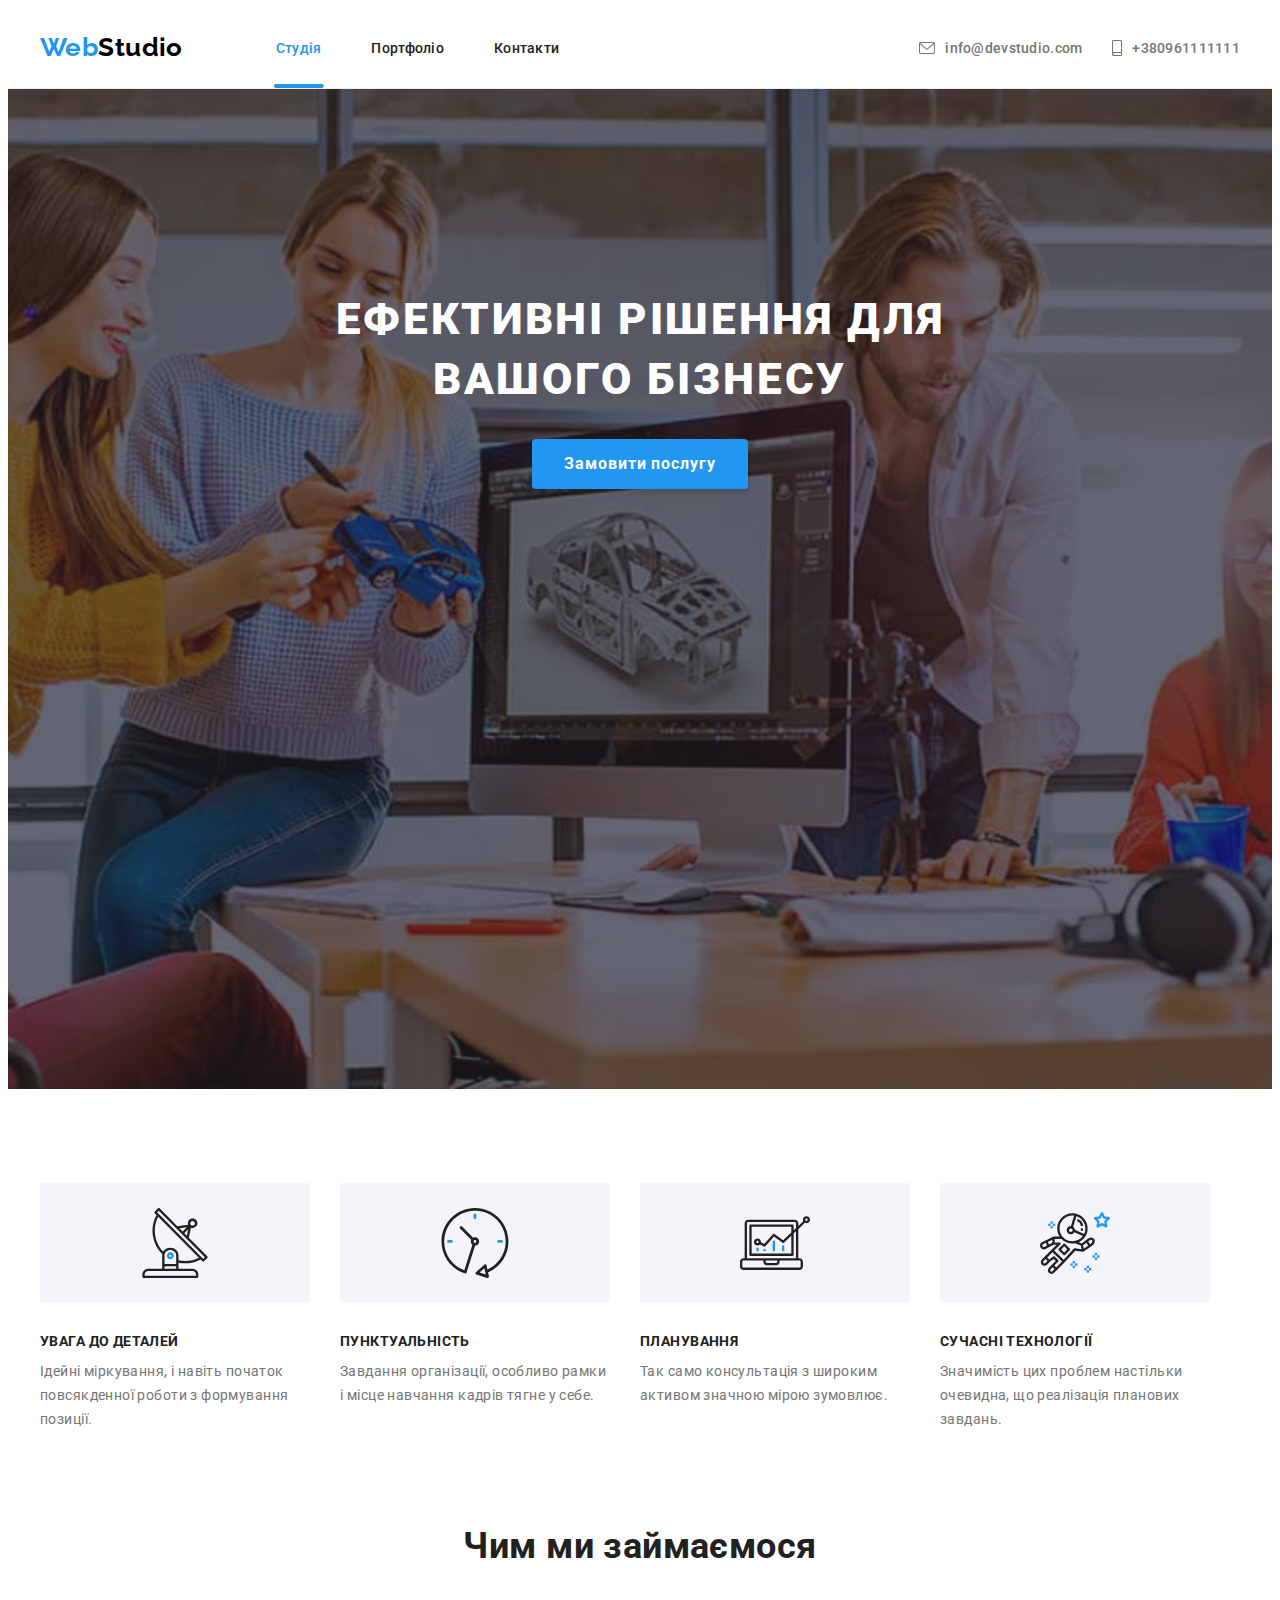
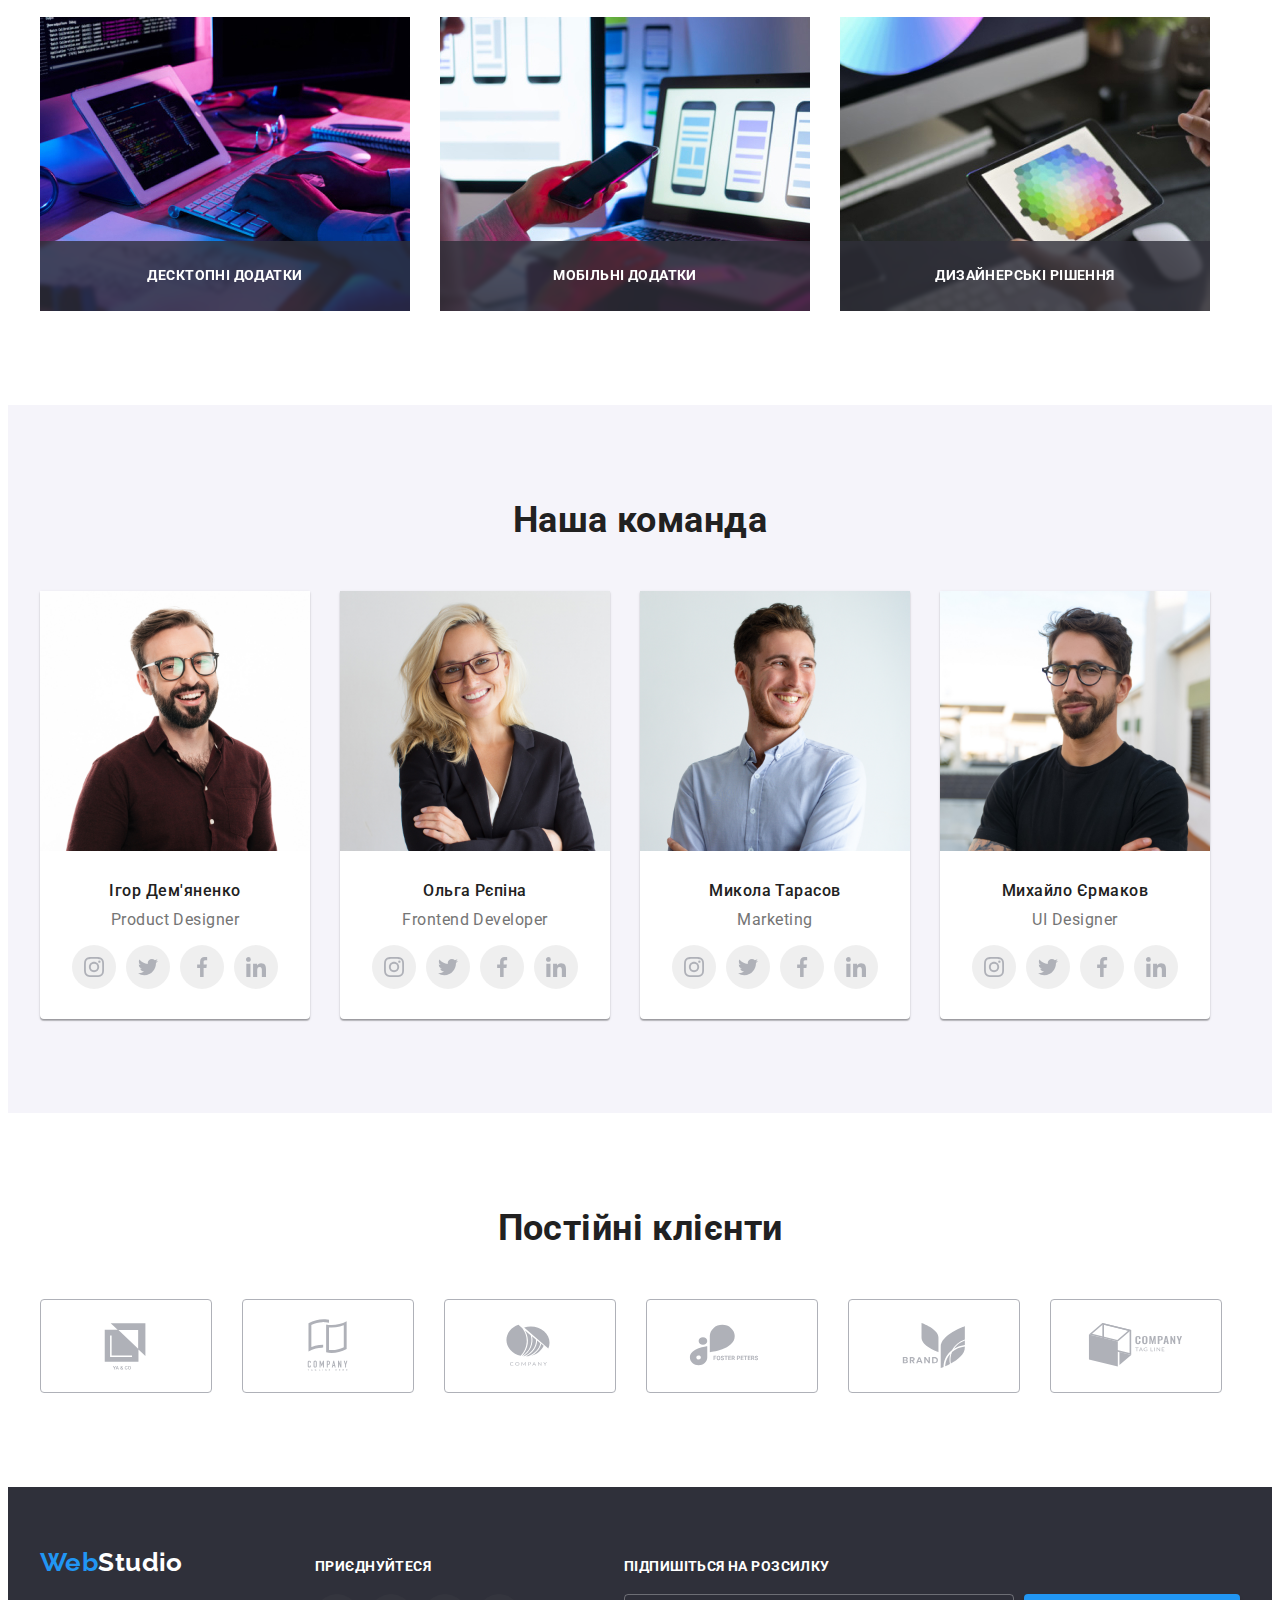
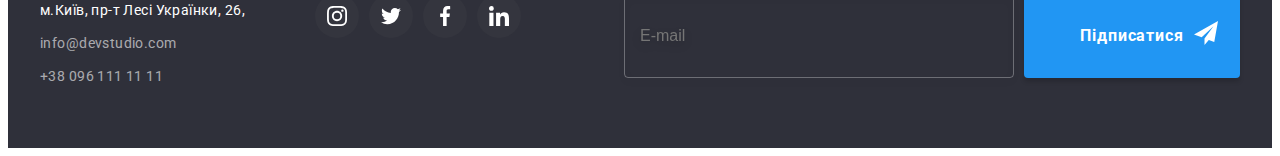
<file: index.html>
<!DOCTYPE html>
<html lang="uk">
  <head>
    <meta charset="UTF-8" />
    <meta http-equiv="X-UA-Compatible" content="IE=edge" />
    <meta name="viewport" content="width=device-width, initial-scale=1.0" />
    <title>Studio</title>

    <link rel="preconnect" href="https://fonts.googleapis.com" />
    <link rel="preconnect" href="https://fonts.gstatic.com" crossorigin />
    <link
      href="https://fonts.googleapis.com/css2?family=Raleway:wght@700&family=Roboto:wght@400;500;700;900&display=swap"
      rel="stylesheet"
    />

    <link
      rel="stylesheet"
      href="https://cdnjs.cloudflare.com/ajax/libs/modern-normalize/1.1.0/modern-normalize.min.css"
      integrity="sha512-wpPYUAdjBVSE4KJnH1VR1HeZfpl1ub8YT/NKx4PuQ5NmX2tKuGu6U/JRp5y+Y8XG2tV+wKQpNHVUX03MfMFn9Q=="
      crossorigin="anonymous"
      referrerpolicy="no-referrer"
    />
    <link rel="stylesheet" href="./css/mein.min.css"/>
    <!--<link rel="stylesheet" href="./css/styles.css" />-->
  </head>

  <body>
    <header class="header">
      <div class="header-container container">
        <a class="logo link" href="./index.html"
          ><span class="logo__start link">Web</span
          ><span class="logo__end link">Studio</span></a
        >
        <nav>
          <ul class="nav list">
            <li>
              <a href="./index.html" class="link nav__link current">Студія</a>
            </li>
            <li>
              <a href="./portfolio.html" class="nav__link link">Портфоліо</a>
            </li>
            <li>
              <a href="./index.html" class="nav__link link">Контакти</a>
            </li>
          </ul>
        </nav>

        <ul class="site list">
          <li>
            <a href="mailto:info@devstudio.com" class="site__descr link">
              <svg class="icon" width="16" height="12">
                <use href="./images/icons.svg#envelope"></use>
              </svg>
              info@devstudio.com
            </a>
          </li>
          <li>
            <a href="tel:+380961111111" class="site__descr link"
              ><svg class="icon" width="10" height="16">
                <use href="./images/icons.svg#smartphone"></use>
              </svg>
              +380961111111
            </a>
          </li>
        </ul>
      </div>
    </header>

    <main>
      <!--Герой-->
      <section class="hiro">
        <div class="container">
          <h1 class="hiro__uhdertitle hiro__title">
            Ефективні рішення для вашого бізнесу
          </h1>
          <button type="button" class="hiro__btn" data-modal-open>
            Замовити послугу
          </button>
        </div>
      </section>

      <!--Чим ми займаємось-->
      <section class="section">
        <div class="container">
          <h2 class="visually-hidden">Наші переваги</h2>

          <ul class="prem list">
            <li class="prem__uhdertitle prem__antenna">
              <h3 class="prem__title">УВАГА ДО ДЕТАЛЕЙ</h3>
              <p class="prem__text">
                Ідейні міркування, і навіть початок повсякденної роботи з
                формування позиції.
              </p>
            </li>
            <li class="prem__uhdertitle prem__clock">
              <h3 class="prem__title">ПУНКТУАЛЬНІСТЬ</h3>
              <p class="prem__text">
                Завдання організації, особливо рамки і місце навчання кадрів
                тягне у себе.
              </p>
            </li>
            <li class="prem__uhdertitle prem__diagram">
              <h3 class="prem__title">ПЛАНУВАННЯ</h3>
              <p class="prem__text">
                Так само консультація з широким активом значною мірою зумовлює.
              </p>
            </li>
            <li class="prem__uhdertitle prem__astronaut">
              <h3 class="prem__title">СУЧАСНІ ТЕХНОЛОГІЇ</h3>
              <p class="prem__text">
                Значимість цих проблем настільки очевидна, що реалізація
                планових завдань.
              </p>
            </li>
          </ul>
        </div>
      </section>

      <section class="section style">
        <div class="container">
          <h2 class="style__title">Чим ми займаємося</h2>
          <ul class="style__kart list">
            <li class="style__photo">
              <img src="./images/box1.jpg" alt="алгоритм" width="370" />
              <p class="style__overlay">Десктопні додатки</p>
            </li>
            <li class="style__photo">
              <img src="./images/box2.jpg" alt="макет" width="370" />
              <p class="style__overlay">Мобільні додатки</p>
            </li>
            <li class="style__photo">
              <img src="./images/box3.jpg" alt="кольори" width="370" />
              <p class="style__overlay">Дизайнерські рішення</p>
            </li>
          </ul>
        </div>
      </section>

      <!--Команда-->
      <section class="work section">
        <div class="container">
          <h2 class="style__title">Наша команда</h2>
          <ul class="work__container list">
            <li class="work__item">
              <img src="./images/img41.jpg" alt="Дем'яненко" width="270" />
              <div class="work__cont">
                <h3 class="work__title">Ігор Дем'яненко</h3>
                <p class="work__text">Product Designer</p>
                <ul class="socials list">
                  <li class="socials__item">
                    <a
                      class="socials__link link"
                      href="https://instagram.com"
                      target="_blank"
                      rel="noopener noreferrer"
                      aria-label="Instagram icon"
                    >
                      <svg class="socials__icon" width="20" height="20">
                        <use href="./images/icons.svg#instagram"></use>
                      </svg>
                    </a>
                  </li>
                  <li class="socials__item">
                    <a
                      class="socials__link link"
                      href="https://twitter.com"
                      target="_blank"
                      rel="noopener noreferrer"
                      aria-label="twitter icon"
                    >
                      <svg class="socials__icon" width="20" height="20">
                        <use href="./images/icons.svg#twitter"></use>
                      </svg>
                    </a>
                  </li>
                  <li class="socials__item">
                    <a
                      class="socials__link link"
                      href="https://facebook.com"
                      target="_blank"
                      rel="noopener noreferrer"
                      aria-label="facebook icon"
                    >
                      <svg class="socials__icon" width="20" height="20">
                        <use href="./images/icons.svg#facebook"></use>
                      </svg>
                    </a>
                  </li>
                  <li class="socials__item">
                    <a
                      class="socials__link link"
                      href="https://linkedin.com"
                      target="_blank"
                      rel="noopener noreferrer"
                      aria-label="linkedin icon"
                    >
                      <svg class="socials__icon" width="20" height="20">
                        <use href="./images/icons.svg#linkedin"></use>
                      </svg>
                    </a>
                  </li>
                </ul>
              </div>
            </li>
            <li class="work__item">
              <img src="./images/img51.jpg" alt="Рєпіна" width="270" />
              <div class="work__cont">
                <h3 class="work__title">Ольга Рєпіна</h3>
                <p class="work__text">Frontend Developer</p>
                <ul class="socials list">
                  <li class="socials__item">
                    <a
                      class="socials__link link"
                      href="https://instagram.com"
                      target="_blank"
                      rel="noopener noreferrer"
                      aria-label="Instagram icon"
                    >
                      <svg class="socials__icon" width="20" height="20">
                        <use href="./images/icons.svg#instagram"></use>
                      </svg>
                    </a>
                  </li>
                  <li class="socials__item">
                    <a
                      class="socials__link link"
                      href="https://twitter.com"
                      target="_blank"
                      rel="noopener noreferrer"
                      aria-label="twitter icon"
                    >
                      <svg class="socials__icon" width="20" height="20">
                        <use href="./images/icons.svg#twitter"></use>
                      </svg>
                    </a>
                  </li>
                  <li class="socials__item">
                    <a
                      class="socials__link link"
                      href="https://facebook.com"
                      target="_blank"
                      rel="noopener noreferrer"
                      aria-label="facebook icon"
                    >
                      <svg class="socials__icon" width="20" height="20">
                        <use href="./images/icons.svg#facebook"></use>
                      </svg>
                    </a>
                  </li>
                  <li class="socials__item">
                    <a
                      class="socials__link link"
                      href="https://linkedin.com"
                      target="_blank"
                      rel="noopener noreferrer"
                      aria-label="linkedin icon"
                    >
                      <svg class="socials__icon" width="20" height="20">
                        <use href="./images/icons.svg#linkedin"></use>
                      </svg>
                    </a>
                  </li>
                </ul>
              </div>
            </li>
            <li class="work__item">
              <img src="./images/img61.jpg" alt="Тарасов" width="270" />
              <div class="work__cont">
                <h3 class="work__title">Микола Тарасов</h3>
                <p class="work__text">Marketing</p>
                <ul class="socials list">
                  <li class="socials__item">
                    <a
                      class="socials__link link"
                      href="https://instagram.com"
                      target="_blank"
                      rel="noopener noreferrer"
                      aria-label="Instagram icon"
                    >
                      <svg class="socials__icon" width="20" height="20">
                        <use href="./images/icons.svg#instagram"></use>
                      </svg>
                    </a>
                  </li>
                  <li class="socials__item">
                    <a
                      class="socials__link link"
                      href="https://twitter.com"
                      target="_blank"
                      rel="noopener noreferrer"
                      aria-label="twitter icon"
                    >
                      <svg class="socials__icon" width="20" height="20">
                        <use href="./images/icons.svg#twitter"></use>
                      </svg>
                    </a>
                  </li>
                  <li class="socials__item">
                    <a
                      class="socials__link link"
                      href="https://facebook.com"
                      target="_blank"
                      rel="noopener noreferrer"
                      aria-label="facebook icon"
                    >
                      <svg class="socials__icon" width="20" height="20">
                        <use href="./images/icons.svg#facebook"></use>
                      </svg>
                    </a>
                  </li>
                  <li class="socials__item">
                    <a
                      class="socials__link link"
                      href="https://linkedin.com"
                      target="_blank"
                      rel="noopener noreferrer"
                      aria-label="linkedin icon"
                    >
                      <svg class="socials__icon" width="20" height="20">
                        <use href="./images/icons.svg#linkedin"></use>
                      </svg>
                    </a>
                  </li>
                </ul>
              </div>
            </li>
            <li class="work__item">
              <img src="./images/img71.jpg" alt="Єрмаков" width="270" />
              <div class="work__cont">
                <h3 class="work__title">Михайло Єрмаков</h3>
                <p class="work__text">UI Designer</p>
                <ul class="socials list">
                  <li class="socials__item">
                    <a
                      class="socials__link link"
                      href="https://instagram.com"
                      target="_blank"
                      rel="noopener noreferrer"
                      aria-label="Instagram icon"
                    >
                      <svg class="socials__icon" width="20" height="20">
                        <use href="./images/icons.svg#instagram"></use>
                      </svg>
                    </a>
                  </li>
                  <li class="socials__item">
                    <a
                      class="socials__link link"
                      href="https://twitter.com"
                      target="_blank"
                      rel="noopener noreferrer"
                      aria-label="twitter icon"
                    >
                      <svg class="socials__icon" width="20" height="20">
                        <use href="./images/icons.svg#twitter"></use>
                      </svg>
                    </a>
                  </li>
                  <li class="socials__item">
                    <a
                      class="socials__link link"
                      href="https://facebook.com"
                      target="_blank"
                      rel="noopener noreferrer"
                      aria-label="facebook icon"
                    >
                      <svg class="socials__icon" width="20" height="20">
                        <use href="./images/icons.svg#facebook"></use>
                      </svg>
                    </a>
                  </li>
                  <li class="socials__item">
                    <a
                      class="socials__link link"
                      href="https://linkedin.com"
                      target="_blank"
                      rel="noopener noreferrer"
                      aria-label="linkedin icon"
                    >
                      <svg class="socials__icon" width="20" height="20">
                        <use href="./images/icons.svg#linkedin"></use>
                      </svg>
                    </a>
                  </li>
                </ul>
              </div>
            </li>
          </ul>
        </div>
      </section>

      <section class="section">
        <div class="container">
          <h2 class="style__title">Постійні клієнти</h2>
          <ul class="klient list">
            <li class="klient__item">
              <a
                class="klient__link link"
                href="https://YA&CO.com"
                target="_blank"
                rel="noopener noreferrer"
                aria-label="YA&CO icon"
              >
                <svg class="klient__icon" width="106" height="60">
                  <use href="./images/icons.svg#Logo-ya"></use>
                </svg>
              </a>
            </li>
            <li class="klient__item">
              <a
                class="klient__link link"
                href="https://tagline-here.com"
                target="_blank"
                rel="noopener noreferrer"
                aria-label="tagline-here icon"
              >
                <svg class="klient__icon" width="106" height="60">
                  <use href="./images/icons.svg#Logo-tagline-here"></use>
                </svg>
              </a>
            </li>
            <li class="klient__item">
              <a
                class="klient__link link"
                href="https://compani.com"
                target="_blank"
                rel="noopener noreferrer"
                aria-label="compani icon"
              >
                <svg class="klient__icon" width="106" height="60">
                  <use href="./images/icons.svg#Logo-compani"></use>
                </svg>
              </a>
            </li>
            <li class="klient__item">
              <a
                class="klient__link link"
                href="https://foster.com"
                target="_blank"
                rel="noopener noreferrer"
                aria-label="foster icon"
              >
                <svg class="klient__icon" width="106" height="60">
                  <use href="./images/icons.svg#Logo-foster"></use>
                </svg>
              </a>
            </li>
            <li class="klient__item">
              <a
                class="klient__link link"
                href="https://brand.com"
                target="_blank"
                rel="noopener noreferrer"
                aria-label="brand icon"
              >
                <svg class="klient__icon" width="106" height="60">
                  <use href="./images/icons.svg#Logo-brand"></use>
                </svg>
              </a>
            </li>
            <li class="klient__item">
              <a
                class="klient__link link"
                href="https://tagline.com"
                target="_blank"
                rel="noopener noreferrer"
                aria-label="tagline icon"
              >
                <svg class="klient__icon" width="106" height="60">
                  <use href="./images/icons.svg#Logo-tagline"></use>
                </svg>
              </a>
            </li>
          </ul>
        </div>
      </section>
    </main>

    <!--Контакты-->
    <footer class="footer">
      <div class="container para">
        <div>
          <a class="footer__logo link" href="./index.html"
            ><span class="logo__start link">Web</span
            ><span class="logo__item link">Studio</span></a
          >
          <address>
            <ul class="list">
              <li class="address__item">
                <a
                  href="https://goo.gl/maps/duYvpXqUPSrrjTb77"
                  target="_blank"
                  rel="noopener noreferrer nofollow"
                  class="address__link link"
                  >м.Київ, пр-т Лесі Українки, 26,</a
                >
              </li>
              <li class="address__item">
                <a href="mailto:info@devstudio.com" class="address__contact link"
                  >info@devstudio.com</a
                >
              </li>
              <li class="address__item">
                <a href="tel:+380961111111" class="address__contact link"
                  >+38 096 111 11 11</a
                >
              </li>
            </ul>
          </address>
        </div>
        <div>
          <p class="footer__text">ПРИЄДНУЙТЕСЯ</p>
          <ul class="socials list">
            <li>
              <a
                class="socials__item link"
                href="https://instagrfoot-color"
                target="_blank"
                rel="noopener noreferrer"
                aria-label="Instagram icon"
              >
                <svg class="footer__icon" width="20" height="20">
                  <use href="./images/icons.svg#instagram"></use>
                </svg>
              </a>
            </li>
            <li>
              <a
                class="socials__item link"
                href="https://twitter.com"
                target="_blank"
                rel="noopener noreferrer"
                aria-label="twitter icon"
              >
                <svg class="footer__icon" width="20" height="20">
                  <use href="./images/icons.svg#twitter"></use>
                </svg>
              </a>
            </li>
            <li>
              <a
                class="socials__item link"
                href="https://facebook.com"
                target="_blank"
                rel="noopener noreferrer"
                aria-label="facebook icon"
              >
                <svg class="footer__icon" width="20" height="20">
                  <use href="./images/icons.svg#facebook"></use>
                </svg>
              </a>
            </li>
            <li>
              <a
                class="socials__item link"
                href="https://linkedin.com"
                target="_blank"
                rel="noopener noreferrer"
                aria-label="linkedin icon"
              >
                <svg class="footer__icon" width="20" height="20">
                  <use href="./images/icons.svg#linkedin"></use>
                </svg>
              </a>
            </li>
          </ul>
        </div>
        <div class="footer__email">
          <p class="footer__text">Підпишіться на розсилку</p>
          <form class="form">
            <label for="email"></label>
            <input
              class="form__field"
              type="text"
              name="email"
              id="email"
              placeholder="E-mail"
              required
            />
            <button class="form-btn" type="submit">
              Підписатися
              <svg class="form__icon" width="24" height="24">
                <use href="./images/icons.svg#icon-teleg"></use>
              </svg>
            </button>
          </form>
        </div>
      </div>
    </footer>

    <!--Модальное окно-->
    <div class="backdrop is-hidden" data-modal>
      <div class="modal">
        <button class="modal-btn" data-modal-close>
          <svg class="modal__icon" width="18" height="18">
            <use href="./images/icons.svg#icon---18-2-1"></use>
          </svg>
        </button>
        <strong class="modal__neim"
          >Залиште свої дані, ми вам передзвонимо</strong
        >
        <form class="modal__form" name="modal_form">
          <div class="modal__group" role="group">
            <label class="modal__Label" for="user_name">Ім'я</label>
            <div class="modal__wrapper">
              <input
                class="modal__field"
                type="text"
                name="user_name"
                id="user_name"
                required
                minlength="3"
              />
              <svg class="form-icon" width="18" height="18">
                <use href="./images/icons.svg#icon-person-black-18dp-1"></use>
              </svg>
            </div>
            <label class="modal__Label" for="user_phone">Телефон</label>
            <div class="modal__wrapper">
              <input
                class="modal__field"
                type="tel"
                name="user_phone"
                id="user_phone"
                required
                minlength="10"
              />
              <svg class="form-icon" width="18" height="18">
                <use href="./images/icons.svg#icon-phone-black-18dp-1"></use>
              </svg>
            </div>
            <label class="modal__Label" for="user_mail">Пошта</label>
            <div class="modal__wrapper">
              <input
                class="modal__field"
                type="email"
                name="user_mail"
                id="user_mail"
              />
              <svg class="form-icon" width="18" height="18">
                <use href="./images/icons.svg#icon-email-black-18dp-1"></use>
              </svg>
            </div>
            <label class="modal__Label" for="user_massage">Коментар</label>
            <textarea
              class="form-message"
              name="user_message"
              id="user_message"
              rows="6"
              placeholder="Введіть текст"
            ></textarea>
            </div>
            <div class="agreement" role="group">
            <input
              class="checkbox"
              type="checkbox"
              id="user_agreement"
            />
            <label class="agreement-disc" for="user_agreement"
              >Погоджуюся з розсилкою та приймаю
              <a class="agreement-linc" href=""
                >Умови договору"</a
              ></label
            >
          </div>
          <button class="form-btn" type="submit">Відправити</button>
        </form>
      </div>
    </div>

    <script src="./css/modal.js"></script>
  </body>
</html>
</file>
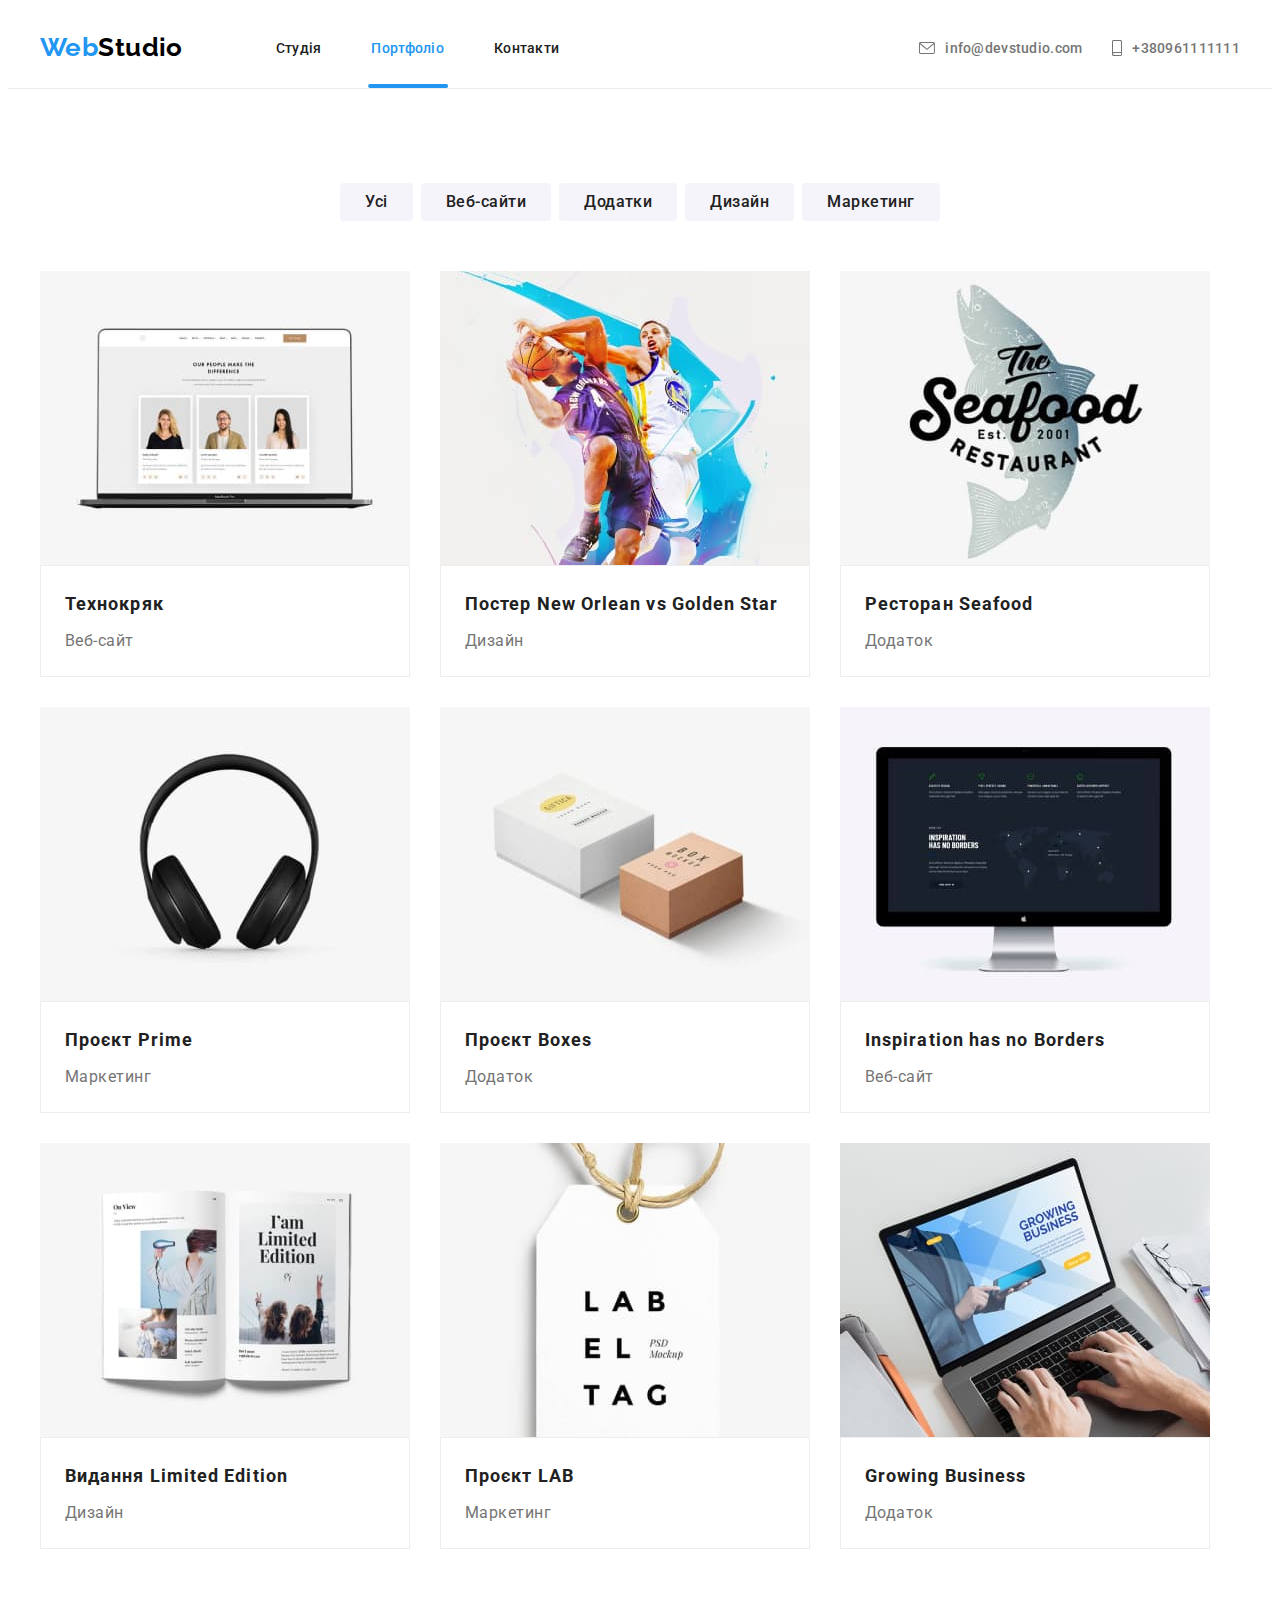
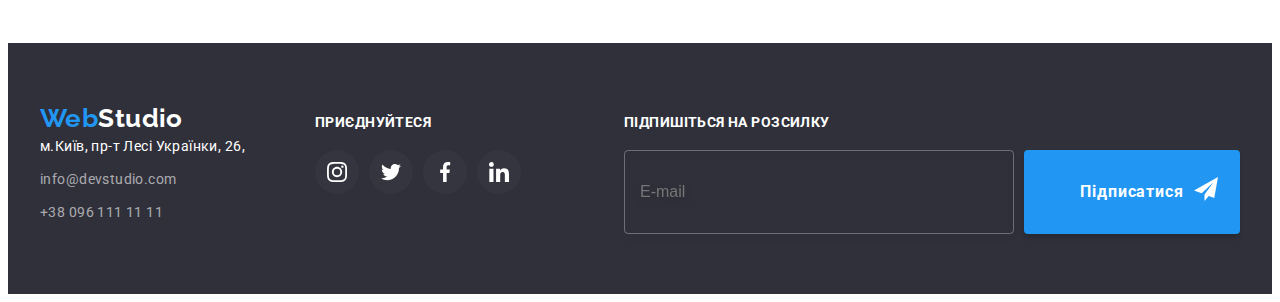
<file: portfolio.html>
<!DOCTYPE html>
<html lang="uk">
  <head>
    <meta charset="UTF-8" />
    <meta http-equiv="X-UA-Compatible" content="IE=edge" />
    <meta name="viewport" content="width=device-width, initial-scale=1.0" />
    <title>portfolio</title>

    <link rel="preconnect" href="https://fonts.googleapis.com" />
    <link rel="preconnect" href="https://fonts.gstatic.com" crossorigin />
    <link
      href="https://fonts.googleapis.com/css2?family=Raleway:wght@700&family=Roboto:wght@400;500;700;900&display=swap"
      rel="stylesheet"
    />

    <link
      rel="stylesheet"
      href="https://cdnjs.cloudflare.com/ajax/libs/modern-normalize/1.1.0/modern-normalize.min.css"
      integrity="sha512-wpPYUAdjBVSE4KJnH1VR1HeZfpl1ub8YT/NKx4PuQ5NmX2tKuGu6U/JRp5y+Y8XG2tV+wKQpNHVUX03MfMFn9Q=="
      crossorigin="anonymous"
      referrerpolicy="no-referrer"
    />
    <link rel="stylesheet" href="./css/mein.min.css"/>
    <!--<link rel="stylesheet" href="./css/styles.css" />-->
  </head>

  <body>
    <!--Шапка-->
    <header class="header">
      <div class="header-container container">
        <a class="logo link" href="./index.html"
          ><span class="logo__start link">Web</span
          ><span class="logo__end link">Studio</span></a
        >
        <nav>
          <ul class="nav list">
            <li>
              <a href="./index.html" class="link nav__link link">Студія</a>
            </li>
            <li>
              <a href="./portfolio.html" class="nav__link  link current">Портфоліо</a>
            </li>
            <li>
              <a href="./index.html" class="nav__link link">Контакти</a>
            </li>
          </ul>
        </nav>

        <ul class="site list">
          <li>
            <a href="mailto:info@devstudio.com" class="site__descr link">
              <svg class="icon" width="16" height="12">
                <use href="./images/icons.svg#envelope"></use>
              </svg>
              info@devstudio.com
            </a>
          </li>
          <li>
            <a href="tel:+380961111111" class="site__descr link"
              ><svg class="icon" width="10" height="16">
                <use href="./images/icons.svg#smartphone"></use>
              </svg>
              +380961111111
            </a>
          </li>
        </ul>
      </div>
    </header>

    <main>
      <h1 class="visually-hidden">Наші проекти</h1>
      <!--фільтри-->
      <section class="section">
        <div class="container">
          <h2 class="visually-hidden">фільтри</h2>
          <ul class="filtr list">
            <li class="filtr__item">
              <button type="button" class="filtr__btn">Усі</button>
            </li>
            <li class="filtr__item">
              <button type="button" class="filtr__btn">Веб-сайти</button>
            </li>
            <li class="filtr__item">
              <button type="button" class="filtr__btn">Додатки</button>
            </li>
            <li class="filtr__item">
              <button type="button" class="filtr__btn">Дизайн</button>
            </li>
            <li class="filtr__item">
              <button type="button" class="filtr__btn">Маркетинг</button>
            </li>
          </ul>

          <!--портфоліо-->
          <ul class="port list">
            <li class="port__item">
              <a href="Технокряк" class="port__link link">
                <div class="port-thumb">
                  <img src="./images/img1.jpg" alt="веб-сайт" width="370" />
                  <div class="port-overlay">
                    <p>Ресурс пропонує комплексні пропозиції з різним рівнем функціоналу та сервісів. Все це дозволить відвідувачу отримати вичерпні відомості про компанію чи приватну особу.
                    </p>
                  </div>
                </div>  
                <div class="port__cart">
                  <h2 class="port__title">Технокряк</h2>
                  <p class="port__text">Веб-сайт</p>
                </div>
              </a>
            </li>
            <li class="port__item">
              <a href="Постер New Orlean vs Golden Star" class="port__link link">
                <div class="port-thumb">
                  <img src="./images/img2.jpg" alt="постер" width="370" />
                  <div class="port-overlay">
                    <p>Ресурс пропонує комплексні пропозиції з різним рівнем функціоналу та сервісів. Все це дозволить відвідувачу отримати вичерпні відомості про компанію чи приватну особу.
                    </p>
                  </div>
                </div>  
                <div class="port__cart">
                  <h2 class="port__title">Постер New Orlean vs Golden Star</h2>
                  <p class="port__text">Дизайн</p>
                </div>
              </a>
            </li>
            <li class="port__item">
              <a href="Ресторан Seafood" class="port__link link">
              <div class="port-thumb">
                <img src="./images/img3.jpg" alt="ресторан" width="370" />
                <div class="port-overlay">
                  <p>Ресурс пропонує комплексні пропозиції з різним рівнем функціоналу та сервісів. Все це дозволить відвідувачу отримати вичерпні відомості про компанію чи приватну особу.
                  </p>
                </div>
              </div>  
              <div class="port__cart">
                <h2 class="port__title">Ресторан Seafood</h2>
                <p class="port__text">Додаток</p>
              </div>
              </a>
            </li>
            <li class="port__item">
              <a href="Проєкт Prime" class="port__link link">
              <div class="port-thumb">
                <img src="./images/img4.jpg" alt="навушники" width="370" />
                <div class="port-overlay">
                  <p>Ресурс пропонує комплексні пропозиції з різним рівнем функціоналу та сервісів. Все це дозволить відвідувачу отримати вичерпні відомості про компанію чи приватну особу.
                  </p>
                </div>
              </div>  
              <div class="port__cart">
                <h2 class="port__title">Проєкт Prime</h2>
                <p class="port__text">Маркетинг</p>
              </div>
              </a>
            </li>
            <li class="port__item">
              <a href="Проєкт Boxes" class="port__link link">
              <div class="port-thumb">
                <img src="./images/img5.jpg" alt="2 коробки" width="370" />
                <div class="port-overlay">
                  <p>Ресурс пропонує комплексні пропозиції з різним рівнем функціоналу та сервісів. Все це дозволить відвідувачу отримати вичерпні відомості про компанію чи приватну особу.
                  </p>
                </div>
              </div>  
              <div class="port__cart">
                <h2 class="port__title">Проєкт Boxes</h2>
                <p class="port__text">Додаток</p>
              </div>
              </a>
            </li>
            <li class="port__item">
              <a href="Inspiration has no Borders" class="port__link link">
              <div class="port-thumb">
                <img src="./images/img6.jpg" alt="монітор" width="370" />
                <div class="port-overlay">
                  <p>Ресурс пропонує комплексні пропозиції з різним рівнем функціоналу та сервісів. Все це дозволить відвідувачу отримати вичерпні відомості про компанію чи приватну особу.
                  </p>
                </div>
              </div>  
              <div class="port__cart">
                <h2 class="port__title">Inspiration has no Borders</h2>
                <p class="port__text">Веб-сайт</p>
              </div>
              </a>
            </li>
            <li class="port__item">
              <a href="Видання Limited Edition" class="port__link link">
              <div class="port-thumb">
                <img src="./images/img7.jpg" alt="книга" width="370" />
                <div class="port-overlay">
                  <p>Ресурс пропонує комплексні пропозиції з різним рівнем функціоналу та сервісів. Все це дозволить відвідувачу отримати вичерпні відомості про компанію чи приватну особу.
                  </p>
                </div>
              </div>  
              <div class="port__cart">
                <h2 class="port__title">Видання Limited Edition</h2>
                <p class="port__text">Дизайн</p>
              </div>
              </a>
            </li>
            <li class="port__item">
              <a href="Проєкт LAB" class="port__link link">
              <div class="port-thumb">
                <img src="./images/img8.jpg" alt="ярлик" width="370" />
                <div class="port-overlay">
                  <p>Ресурс пропонує комплексні пропозиції з різним рівнем функціоналу та сервісів. Все це дозволить відвідувачу отримати вичерпні відомості про компанію чи приватну особу.
                  </p>
                </div>
              </div>  
              <div class="port__cart">
                <h2 class="port__title">Проєкт LAB</h2>
                <p class="port__text">Маркетинг</p>
              </div>
              </a>
            </li>
            <li class="port__item">
              <a href="Growing Business" class="port__link link">
              <div class="port-thumb">
                <img src="./images/img9.jpg" alt="ноутбук" width="370" />
                <div class="port-overlay">
                  <p>Ресурс пропонує комплексні пропозиції з різним рівнем функціоналу та сервісів. Все це дозволить відвідувачу отримати вичерпні відомості про компанію чи приватну особу.
                  </p>
                </div>
              </div>  
              <div class="port__cart">
                <h2 class="port__title">Growing Business</h2>
                <p class="port__text">Додаток</p>
              </div>
              </a>
            </li>
          </ul>
        </div>
      </section>
    </main>

    <!--Контакты-->
    <footer class="footer">
      <div class="container para">
        <div>
          <a class="logo link" href="./index.html"
            ><span class="logo__start link">Web</span
            ><span class="logo__item link">Studio</span></a
          >
          <address>
            <ul class="list">
              <li class="address__item">
                <a
                  href="https://goo.gl/maps/duYvpXqUPSrrjTb77"
                  target="_blank"
                  rel="noopener noreferrer nofollow"
                  class="address__link link"
                  >м.Київ, пр-т Лесі Українки, 26,</a
                >
              </li>
              <li class="address__item">
                <a href="mailto:info@devstudio.com" class="address__contact link"
                  >info@devstudio.com</a
                >
              </li>
              <li class="address__item">
                <a href="tel:+380961111111" class="address__contact link"
                  >+38 096 111 11 11</a
                >
              </li>
            </ul>
          </address>
        </div>
        <div>
          <p class="footer__text">ПРИЄДНУЙТЕСЯ</p>
          <ul class="socials list">
            <li>
              <a
                class="socials__item link"
                href="https://instagrfoot-color"
                target="_blank"
                rel="noopener noreferrer"
                aria-label="Instagram icon"
              >
                <svg class="footer__icon" width="20" height="20">
                  <use href="./images/icons.svg#instagram"></use>
                </svg>
              </a>
            </li>
            <li>
              <a
                class="socials__item link"
                href="https://twitter.com"
                target="_blank"
                rel="noopener noreferrer"
                aria-label="twitter icon"
              >
                <svg class="footer__icon" width="20" height="20">
                  <use href="./images/icons.svg#twitter"></use>
                </svg>
              </a>
            </li>
            <li>
              <a
                class="socials__item link"
                href="https://facebook.com"
                target="_blank"
                rel="noopener noreferrer"
                aria-label="facebook icon"
              >
                <svg class="footer__icon" width="20" height="20">
                  <use href="./images/icons.svg#facebook"></use>
                </svg>
              </a>
            </li>
            <li>
              <a
                class="socials__item link"
                href="https://linkedin.com"
                target="_blank"
                rel="noopener noreferrer"
                aria-label="linkedin icon"
              >
                <svg class="footer__icon" width="20" height="20">
                  <use href="./images/icons.svg#linkedin"></use>
                </svg>
              </a>
            </li>
          </ul>
        </div>
        <div class="footer__email">
          <p class="footer__text">Підпишіться на розсилку</p>
          <form class="form">
            <label for="email"></label>
            <input
              class="form__field"
              type="text"
              name="email"
              id="email"
              placeholder="E-mail"
              required
            />
            <button class="form-btn" type="submit">
              Підписатися
              <svg class="form__icon" width="24" height="24">
                <use href="./images/icons.svg#icon-teleg"></use>
              </svg>
            </button>
          </form>
        </div>
      </div>
    </footer>
  </body>
</html>
</file>
<file: css/styles.css>
/*
:root {
    --primari-text-color: #212121;
    --title-text-color: #757575;
    --accent-color: #2196f3;
    --text-color: #000;
    --background-color: #ffffff;
    --mein-background-color: #ececec;
    --discript-background-color: #f5f4fa;
    --dark-background-color: #2f303a;
    --port-background-color: #e5e5e5;
    --grey-color: #AFB1B8;

    --anim-fast: 250ms cubic-bezier(0.4, 0, 0.2, 1);

    --header-idx: 10;
    --modal-idx: 100;
  }

  body {
    font-family: "Roboto", sans-serif;
    background-color: var(--background-color);
    color: var(--primari-text-color);
    font-size: 14px;
    letter-spacing: 0.03em;
  }
  h1,
  h2,
  h3,
  p {
    margin: 0;
  }
  .list {
    list-style: none;
    margin: 0;
    padding: 0;
  }
  .link {
    text-decoration: none;
  }
  
  img {
    display: block;
    max-width: 100%;
    height: auto;
  }
  address {
     font-style: normal;
  }
  button {
    display: block;
    cursor: pointer;
    border: none;
    border-radius: 4px;
    transition: color var(--anim-fast), background-color var(--anim-fast);
  }
  .section {
    padding-top: 94px;
    padding-bottom: 94px;
  }
  .container {
    width: 1200px;
    padding-right: 15px;
    padding-left: 15px;
    margin-left: auto;
    margin-right: auto;
  }*/ 
  
  /*---------------------HEADER---------------------------------------*/
  /*.header {
    padding-top: 24px;
    padding-bottom: 25px;
    border-bottom: 1px solid #ECECEC;
  }
  .header-container {
    display: flex;
    align-items: center;
  }
  .logo {
    margin-right: 93px;
    font-family: none;
  }
  
  .nav {
    display: flex;
    gap: 50px;
  }
  .logo__start {
    font-family: "Raleway";
    font-weight: 700;
    font-size: 26px;
    line-height: calc(31 / 26);
    color: var(--accent-color);
    transition: color var(--anim-fast);
  }
  .logo__start:hover,
  .logo__start:focus {
    color: var(--text-color);
  }
  .logo__end {
    font-family: "Raleway";
    font-weight: 700;
    font-size: 26px;
    line-height: calc(31 / 26);
    color: var(--text-color);
    transition: color var(--anim-fast);
  }
  .logo__end:hover,
  .logo__end:focus {
    color: var(--accent-color);
  }
  .nav__link {
    font-weight: 500;
    line-height: calc(16 / 14);
    letter-spacing: 0.02em;
    color: var(--primari-text-color);
    transition: color var(--anim-fast);
    position: relative;
    padding-top: 32px;
    padding-bottom: 32px;
  }
  .nav__link:hover,
  .nav__link:focus {
    color: var(--accent-color);
  }
  .current {
    color: var(--accent-color);
    content: "";
  }
  .nav__link.current::after {
    opacity: 1;
  }
  .nav__link::after {
    content: "";
    position: absolute;
    left: 50%;
    bottom: 0;
    transform: translateX(-50%) scaleX(1);
    display: block;
    width: 110%;
    height: 4px;
    border-radius: 2px;
    background-color: var(--accent-color);
    opacity: 0;
    transition: transform var(--anim-fast), opacity var(--anim-fast);
  }
  .nav__link:hover:after,
  .nav__link:focus:after {
    transform: translateX(-50%) scaleX(1);
    opacity: 1;
  }
  .site {
    display: flex;
    gap: 30px;
    margin-left: auto;
    align-items: center;
  }
 
  .site__descr {
    font-weight: 500;
    line-height: calc(16 / 14);
    letter-spacing: 0.02em;
    color: var(--title-text-color);
    text-align: center;
    display: flex;
    gap: 10px;
    align-items: center;
    transition: color var(--anim-fast);
  }
  .site__descr:hover,
  .site__descr:focus {
    color: var(--accent-color);
  }
  .icon {
    fill: currentColor;
  }*/
 /*-------------------------------HIRO------------------*/
  /*.hiro {
    padding-top: 200px;
    padding-bottom: 200px;
    background-image: linear-gradient(rgba(47, 48, 58, 0.4), rgba(47, 48, 58, 0.4)), url(../images/box4.jpg);
    background-repeat: no-repeat;
    background-position: center;
    background-size: cover;
    max-width: 1600px;
    height: 600px;
    margin: 0 auto;
  }
  .hiro__uhdertitle {
    width: 696px;
    margin-left: auto;
    margin-right: auto;
  }
  .hiro__title {
    font-weight: 900;
    font-size: 44px;
    line-height: calc(60 / 44);
    color: var(--background-color);
    text-align: center;
    letter-spacing: 0.06em;
    text-transform: uppercase;
    margin-bottom: 30px;
  }
  .hiro__btn {
    min-width: 216px;
    padding: 10px 32px;
    font-family: inherit;
    font-weight: 700;
    font-size: 16px;
    line-height: calc(30 / 16);
    letter-spacing: 0.06em;
    color: var(--background-color);
    background-color: var(--accent-color);
    box-shadow: 0px 4px 4px rgba(0, 0, 0, 0.15);
    margin-left: auto;
    margin-right: auto;
  }
  .hiro__btn:hover,
  .hiro__btn:focus {
    color: var(--primari-text-color);
    background-color: var(--discript-background-color);
  }*/
  /*---------------------PREM--------------------*/
  /*.visually-hidden {
    position: absolute;
    white-space: nowrap;
    width: 1px;
    height: 1px;
    overflow: hidden;
    border: 0;
    padding: 0;
    clip: rect(0 0 0 0);
    clip-path: inset(50%);
    margin: -1px;
  }
  .prem {
    display: flex;
    gap: 30px;
  }
  .prem__uhdertitle {
    width: 270px;
  }
  .prem__uhdertitle::before {
    display: block;
    content: " ";
    height: 120px;
    border-radius: 4px;
    background-repeat: no-repeat;
    background-position: center;
    background-color: var(--discript-background-color);
    margin-bottom: 30px;
  }
  .prem__antenna::before {
    background-image: url(../images/icons/antenna.svg);
  }
  .prem__clock::before {
    background-image: url(../images/icons/clock.svg);
  }
  .prem__diagram::before {
    background-image: url(../images/icons/diagram.svg);
  }
  .prem__astronaut::before {
    background-image: url(../images/icons/astronaut.svg);
  }
  .prem__title {
    font-weight: 700;
    font-size: 14px;
    line-height: calc(16 / 14);
    letter-spacing: 0.03em;
    margin-bottom: 10px;
  }
  .prem__text {
    line-height: calc(24 / 14);
    color: var(--title-text-color);
    letter-spacing: 0.03em;
  }*/
  /*-------------------PHOTO--------------*/
  /*.style {
    padding-top: 0px;
  }
  .style__title {
    font-weight: 700;
    font-size: 36px;
    line-height: calc(42 / 36);
    text-align: center;
    margin-bottom: 50px;
  }
  .style__kart {
    display: flex;
    gap: 30px;
  }
  .style__photo {
    position: relative;
  }
  .style__overlay {
    color: var(--background-color);
    font-weight: 700;
    line-height: 1.14;
    text-transform: uppercase;
    position: absolute;
    width: 100%;
    height: 70px;
    bottom: 0;
    background-color: rgba(47, 48, 58, 0.8);
    backdrop-filter: blur(2px);
    display: flex;
    align-items: center;
    justify-content: center;
  }*/
  /*------------------WORK------------------*/
  /*.work {
    background-color: var(--discript-background-color);
  }
  .work__container {
    display: flex;
    gap: 30px;
  }
  .work__item {
    box-shadow: 0px 1px 3px rgba(0, 0, 0, 0.12), 0px 1px 1px rgba(0, 0, 0, 0.14),
    0px 2px 1px rgba(0, 0, 0, 0.2);
    border-radius: 0px 0px 4px 4px;
    width: 270px;
    background-color: var(--background-color);
  }
  .work__cont {
    padding-top: 30px;
    padding-bottom: 30px;
  }
  .work__title {
    font-weight: 500;
    font-size: 16px;
    line-height: (19/16);
    text-align: center;
    letter-spacing: 0.03em;
    margin-bottom: 10px;
  }
  .work__text {
    font-size: 16px;
    line-height: (19/16);
    text-align: center;
    letter-spacing: 0.03em;
    color: var(--title-text-color);
    margin-bottom: 16px;
  }*/
  /*----------------FOOTER----------------*/
  /*.footer {
    background-color: var(--dark-background-color);
    padding-top: 60px;
    padding-bottom: 60px;
    
  }
  .footer__logo {
    margin-bottom: 20px;
    display: block;
    font-family: none;
  }
  .address__item {
    margin-bottom: 9px;
    margin-right: 70px;
  }
  .address__item:last-child {
    margin-bottom: 0px;
  }
  .logo__item {
    font-family: "Raleway";
    font-weight: 700;
    font-size: 26px;
    line-height: calc(31/26);
    color: var(--background-color);
    margin-top: 60px;
    margin-bottom: 20px;
    transition: color var(--anim-fast);
  }
  .logo__item:hover,
  .logo__item:focus {
    color: var(--accent-color);
  }
  .address__link {
    line-height: calc(24 / 14);
    color: var(--background-color);
    transition: color var(--anim-fast);
  }
  .address__link:hover,
  .address__link:focus {
    color: var(--accent-color);
  }
  .address__contact {
    line-height: calc(24 / 14);
    color: rgba(255, 255, 255, 0.6);
    transition: color var(--anim-fast);
  }
  .address__contact:hover,
  .address__contact:focus {
    color: var(--accent-color);
  }
  .footer__text {
    font-weight: 700;
    line-height: calc(16/14);
    margin-bottom: 20px;
    letter-spacing: 0.03em;
    text-transform: uppercase;
    color: var(--background-color);
  }
  .para {
    display: flex;
    align-items: baseline;
  }
  .socials__item {
    display: flex;
    justify-content: center;
    align-items: center;
    width: 44px;
    height: 44px;
    border-radius: 50%;
    background-color: rgba(100, 100, 100, 10%);
    color: var(--background-color);
    transition: background-color var(--anim-fast);
  }
  .footer__icon {
    fill: currentColor;
  }
  .socials__item:hover, 
  .socials__item:focus {
    background-color: var(--accent-color);
  }
  .footer__email {
    margin-left: auto;
  }
  .footer__email input {
    border: 1px solid rgba(255, 255, 255, 0.3);
    filter: drop-shadow(0px 4px 4px rgba(0, 0, 0, 0.15));
    border-radius: 4px;
    width: 358px;
    height: 50px;
    background-color: inherit;
    font-size: 16px;
    line-height: calc(20/16);
    padding: 16px 15px;
  }
  
  .form__field {
    color: var(--background-color)  ;
    outline: none;
    display: block;
    margin-right: 10px;
  }
  .form-btn {
    position: relative;
    font-family: inherit;
    font-weight: 700;
    font-size: 16px;
    line-height: 1.88;
    letter-spacing: 0.06em;
    margin: 0;
    padding: 10px 62px 10px 28px;
    min-width: 216px;
    text-align: center;
    cursor: pointer;
    border-radius: 4px;
    color: var(--background-color);
    background-color: var(--acent-color);
    transition: background-color 250ms cubic-bezier(0.4, 0, 0.2, 1);
  }
  .form-btn:hover,
  .form-btn:focus {
     background-color: var(--grey-color);
  }
  .form {
    display: flex;
  }
  .form__icon {
    position: absolute;
    fill: var(--background-color);
    margin-left: 10px;
  }*/
  /*----------------PORT-FILTR----------*/
  /*.filtr {
    display: flex;
    justify-content: center;
    margin-bottom: 50px;
  }
  .filtr__item {
    margin-right: 8px;
  }
  .filtr__item:last-child {
    margin-right: 0px;
  }
  .filtr__btn {
    font-family: inherit;
    font-weight: 500;
    font-size: 16px;
    line-height: calc(26 / 16);
    text-align: center;
    letter-spacing: 0.03em;
    color: var(--primari-text-color);
    background-color: var(--discript-background-color);
    padding: 6px 25px;
    transition: box-shadow var(--anim-fast), color var(--anim-fast), background-color var(--anim-fast);
  }
  .filtr__btn:hover,
  .filtr__btn:focus {
    color: var(--background-color);
    background-color: var(--accent-color);
    box-shadow: 0px 3px 1px rgba(0, 0, 0, 0.1), 0px 1px 2px rgba(0, 0, 0, 0.08),
      0px 2px 2px rgba(0, 0, 0, 0.12);
  }*/
  /*-----------------PORT-LIST------------*/
  /*.port {
    display: flex;
    flex-wrap: wrap;
    gap: 30px;
  }
  .port__item {
    width: 370px;
  }
  
  .port-thumb {
    position: relative;
    overflow: hidden;
  }
  .port-overlay {
    position: absolute;
    top: 0;
    left: 0;
    transform: translateY(100%);
    transition: transform var(--anim-fast);
    width: 100%;
    height: 100%;
    padding-left: 24px;
    padding-right: 24px;
    display: flex;
    align-items: center;
    background-color: rgba(33, 150, 243, 0.9);
    backdrop-filter: blur(3px);
    user-select: none;
    color: var(--background-color);
    font-size: 18px;
    line-height: calc(28 / 18);
    letter-spacing: 0.03em;
  }
  
  .port__link {
    display: block;
    transition: box-shadow var(--anim-fast);
  }
  .port__link:hover, 
  .port__link:focus {
    box-shadow: 0px 1px 1px rgba(0, 0, 0, 0.12), 0px 4px 4px rgba(0, 0, 0, 0.06), 1px 4px 6px rgba(0, 0, 0, 0.16);
  }
  .port__link:hover .port-overlay, 
  .port__link:focus .port-overlay {
    transform: translate(0);
  }
  
  .port__cart {
    padding: 20px 24px;
    border: 1px solid #EEEEEE;
  }
  .port__title {
    font-weight: 700;
    font-size: 18px;
    line-height: 2;
    letter-spacing: 0.06em;
    margin-bottom: 4px;
    color: var(--primari-text-color);
  }
  .port__text {
    font-size: 16px;
    line-height: (30/16);
    letter-spacing: 0.03em;
    color: var(--title-text-color);
  }*/
  /*-----------------SOCIAL------------*/
  /*.socials {
    display: flex;
    justify-content: center;
    gap: 10px;
  }
  .socials__link {
    display: flex;
    justify-content: center;
    align-items: center;
    width: 44px;
    height: 44px;
    border-radius: 50%;
    color: var(--grey-color);
    transition: color var(--anim-fast), background-color var(--anim-fast);
  }
  .socials__icon {
    fill: currentColor;
  }
  .socials__link:hover, .socials-icon 
  .socials__link:focus .socials-icon {
    background-color: var(--accent-color);
    color: var(--background-color);
  }*/
  /*-----------------KLIENT------------*/
  /*.klient {
    display: flex;
    gap: 30px;
  }
  .klient__item {
    display: flex;
    justify-content: center;
    align-items: center;
    gap: 30px;
  }
  .klient__link {
    display: flex;
    justify-content: center;
    align-items: center;
    border: 1px solid currentColor;
    border-radius: 4px;
    width: 170px;
    height: 92px;
    color: var(--grey-color);
    transition: color var(--anim-fast);
  }
  .klient__link:hover,
  .klient__link:focus {
    color: var(--accent-color);
  }
  .klient__icon {
    fill: currentColor;
  }*/
  /*-----------------MODAL------------*/
  /*.backdrop {
    position: fixed;
    top: 0;
    left: 0;
    z-index: var(--modal-idx);
    width: 100%;
    height: 100%;
    background: rgba(0, 0, 0, 0.2);
    backdrop-filter: blur(2px);
    transition: opacity var(--anim-fast), visibility var(--anim-fast);
  }
  .backdrop.is-hidden {
    opacity: 0;
    visibility: hidden;
    pointer-events: none;
  }
  .modal {
    position: absolute;
    top: 50%;
    left: 50%;
    transform: translateX(-50%) translateY(-50%);
    width: 528px;
    height: 581px;
    padding: 40px;
    background-color: var(--background-color);
    border-radius: 10px;
    transition: transform var(--anim-fast), opacity var(--anim-fast);
  }
  .backdrop.is-hidden .modal{
    opacity: 0;
    transform: translateX(-50%) translateY(-70%);
  }
  .modal-btn {
    position: absolute;
    top: 8px;
    right: 8px;
    width: 30px;
    height: 30px;
    background-color: transparent;
    padding: 0;
    display: inline-flex;
    align-items: center;
    justify-content: center;
    cursor: pointer;
    border-radius: 50%;
    border: 1px solid rgba(0, 0, 0, 0.1);
  }
  .modal__icon {
    fill: var(--text-color);
    transition: fill var(--anim-fast);
  }
  .modal__icon:hover {
    fill: var(--accent-color);
  }
  .modal__neim {
    display: block;
    text-align: center;
    font-weight: 700;
    font-size: 20px;
    line-height: calc(23 / 20);
    margin-bottom: 12px;
  }
  .modal__form {
    display: block;
    width: 448px;
    margin-left: auto;
    margin-right: auto;
  }
  .modal__group {
    margin-bottom: 20px;
  }  
  .modal__Label {
    display: block;
    font-weight: 400;
    font-size: 12px;
    line-height: calc(14/12);
    letter-spacing: 0.01em;
    color: var(--title-text-color);
    margin-bottom: 4px;
  } 
  .modal__wrapper {
    position: relative;
    margin-bottom: 10px;
  }
  .modal__field {
    width: 100%;
    height: 40px;
    border: 1px solid rgba(33, 33, 33, 0.2);
    border-radius: 4px;
    padding-left: 42px;
    padding-right: 42px;
    outline: transparent;
    transition: border-color var(--anim-fast);
  }
  
  .modal__field:focus {
      border-color: var(--accent-color);
  }
  .form-icon {
    position: absolute;
    left: 12px;
    transform: translateY(-50%);
    top: 50%;
    transition: fill var(--anim-fast);
  }
  .modal__field:focus + .form-icon {
    fill: var(--accent-color);
  }
  .form-message {
    width: 100%;
    height: 120px;
    resize: none;
    border: 1px solid rgba(33, 33, 33, 0.2);
    border-radius: 4px;
    padding: 15px 16px;
    outline: transparent;
    transition: border-color var(--anim-fast),
  }
  .form-message:focus {
      border-color: var(--accent-color);
  }
  .form-massage::placeholder {
    margin-top: 10px;
    font-size: 12px;
    line-height: calc(14 / 12);
    letter-spacing: 0.01em;
    color: rgba(117, 117, 117, 0.5);
  }
  .agreement {
    display: flex;
    align-items: center;
    gap: 10px;
    justify-content: center;
    margin-bottom: 30px;
  }
  .checkbox {
    appearance: none;
    width: 16px; ;
    height: 15px;
    outline: 2px solid transparent;
    outline-offset: -2px;
    border: 2px solid var(--title-text-color);
    border-radius: 2px;
    background-position: center;
    background-repeat: no-repeat;
    background-size: 0;
    background-image: url("data:image/svg+xml,%3Csvg width='13' height='10' viewBox='0 0 13 10' fill='none' xmlns='http://www.w3.org/2000/svg'%3E%3Cpath d='M1.95703 4.75166L1.88825 4.68604L1.81923 4.75141L0.93123 5.59258L0.854858 5.66492L0.930974 5.73753L4.42671 9.07236L4.49574 9.1382L4.56476 9.07236L12.069 1.91352L12.1449 1.84116L12.069 1.76881L11.1873 0.927644L11.1183 0.861826L11.0493 0.927611L4.49577 7.17353L1.95703 4.75166Z' fill='white' stroke='white' stroke-width='0.2'/%3E%3C/svg%3E%0A");
    transition: 500ms;
  }
  .checkbox:checked {
    outline-color: var(--accent-color);
    background-color: var(--accent-color);
    background-size: 11px 8px;
  }
  .agreement-disc {
    font-size: 14px;
    line-height: calc(24 / 14);
    letter-spacing: 0.03em;
    color: var(--title-text-color);
    user-select: none;
  }
  .agreement-linc {
    color: var(--accent-color);
    text-underline-offset: 3px;
  }
  .form-btn {
    display: block;
    padding: 10px 52px;
    font-weight: 700;
    letter-spacing: 0.06em;
    color: var(--background-color);
    background-color: var(--accent-color);
    box-shadow: 0px 4px 4px rgba(0, 0, 0, 0.15);
    margin-left: auto;
    margin-right: auto;
    align-items: center;
  }*/
</file>
<file: css/mein.min.css>
body{font-family:"Roboto",sans-serif;background-color:var(--background-color);color:var(--primari-text-color);font-size:14px;letter-spacing:.03em}h1,h2,h3,p{margin:0}.list{list-style:none;margin:0;padding:0}.link{text-decoration:none}img{display:block;max-width:100%;height:auto}.section{padding-top:94px;padding-bottom:94px}address{font-style:normal}.address__item{margin-bottom:9px;margin-right:70px}.address__item:last-child{margin-bottom:0px}.address__link{line-height:1.7142857143;color:var(--background-color);-webkit-transition:color var(--anim-fast);transition:color var(--anim-fast)}.address__link:hover,.address__link:focus{color:var(--accent-color)}.address__contact{line-height:1.7142857143;color:rgba(255,255,255,.6);-webkit-transition:color var(--anim-fast);transition:color var(--anim-fast)}.address__contact:hover,.address__contact:focus{color:var(--accent-color)}.logo{margin-right:93px;font-family:none}.logo__start{font-family:"Raleway";font-weight:700;font-size:26px;line-height:1.1923076923;color:var(--accent-color);-webkit-transition:color var(--anim-fast);transition:color var(--anim-fast)}.logo__start:hover,.logo__start:focus{color:var(--text-color)}.logo__end{font-family:"Raleway";font-weight:700;font-size:26px;line-height:1.1923076923;color:var(--text-color);-webkit-transition:color var(--anim-fast);transition:color var(--anim-fast)}.logo__end:hover,.logo__end:focus{color:var(--accent-color)}.footer__logo{margin-bottom:20px;display:block;font-family:none}.logo__item{font-family:"Raleway";font-weight:700;font-size:26px;line-height:1.1923076923;color:var(--background-color);margin-top:60px;margin-bottom:20px;-webkit-transition:color var(--anim-fast);transition:color var(--anim-fast)}.logo__item:hover,.logo__item:focus{color:var(--accent-color)}.nav{display:-webkit-box;display:-ms-flexbox;display:flex;gap:50px}.nav__link{font-weight:500;line-height:1.1428571429;letter-spacing:.02em;color:var(--primari-text-color);-webkit-transition:color var(--anim-fast);transition:color var(--anim-fast);position:relative;padding-top:32px;padding-bottom:32px}.nav__link:hover,.nav__link:focus{color:var(--accent-color)}.nav__link::after{content:"";position:absolute;left:50%;bottom:0;-webkit-transform:translateX(-50%) scaleX(1);transform:translateX(-50%) scaleX(1);display:block;width:110%;height:4px;border-radius:2px;background-color:var(--accent-color);opacity:0;-webkit-transition:opacity var(--anim-fast),-webkit-transform var(--anim-fast);transition:opacity var(--anim-fast),-webkit-transform var(--anim-fast);transition:transform var(--anim-fast),opacity var(--anim-fast);transition:transform var(--anim-fast),opacity var(--anim-fast),-webkit-transform var(--anim-fast)}.nav__link:hover::after,.nav__link:focus::after{-webkit-transform:translateX(-50%) scaleX(1);transform:translateX(-50%) scaleX(1);opacity:1}.current{color:var(--accent-color);content:""}.nav__link.current::after{opacity:1}.header{padding-top:24px;padding-bottom:25px;border-bottom:1px solid #ececec}.header-container{display:-webkit-box;display:-ms-flexbox;display:flex;-webkit-box-align:center;-ms-flex-align:center;align-items:center}.site{display:-webkit-box;display:-ms-flexbox;display:flex;gap:30px;margin-left:auto;-webkit-box-align:center;-ms-flex-align:center;align-items:center}.site__descr{font-weight:500;line-height:1.1428571429;letter-spacing:.02em;color:var(--title-text-color);text-align:center;display:-webkit-box;display:-ms-flexbox;display:flex;gap:10px;-webkit-box-align:center;-ms-flex-align:center;align-items:center;-webkit-transition:color var(--anim-fast);transition:color var(--anim-fast)}.site__descr:hover,.site__descr:focus{color:var(--accent-color)}.icon{fill:currentColor}.hiro{padding-top:200px;padding-bottom:200px;background-image:-webkit-gradient(linear, left top, left bottom, from(rgba(47, 48, 58, 0.4)), to(rgba(47, 48, 58, 0.4))),url(../images/box4.jpg);background-image:linear-gradient(rgba(47, 48, 58, 0.4), rgba(47, 48, 58, 0.4)),url(../images/box4.jpg);background-repeat:no-repeat;background-position:center;background-size:cover;max-width:1600px;height:600px;margin:0 auto}.hiro__uhdertitle{width:696px;margin-left:auto;margin-right:auto}.hiro__title{font-weight:900;font-size:44px;line-height:1.3636363636;color:var(--background-color);text-align:center;letter-spacing:.06em;text-transform:uppercase;margin-bottom:30px}.prem{display:-webkit-box;display:-ms-flexbox;display:flex;gap:30px}.prem__uhdertitle{width:270px}.prem__uhdertitle::before{display:block;content:" ";height:120px;border-radius:4px;background-repeat:no-repeat;background-position:center;background-color:var(--discript-background-color);margin-bottom:30px}.prem__antenna::before{background-image:url(../images/icons/antenna.svg)}.prem__clock::before{background-image:url(../images/icons/clock.svg)}.prem__diagram::before{background-image:url(../images/icons/diagram.svg)}.prem__astronaut::before{background-image:url(../images/icons/astronaut.svg)}.prem__title{font-weight:700;font-size:14px;line-height:1.1428571429;letter-spacing:.03em;margin-bottom:10px}.prem__text{line-height:1.7142857143;color:var(--title-text-color);letter-spacing:.03em}.style{padding-top:0px}.style__title{font-weight:700;font-size:36px;line-height:1.1666666667;text-align:center;margin-bottom:50px}.style__kart{display:-webkit-box;display:-ms-flexbox;display:flex;gap:30px}.style__photo{position:relative}.style__overlay{color:var(--background-color);font-weight:700;line-height:1.14;text-transform:uppercase;position:absolute;width:100%;height:70px;bottom:0;background-color:rgba(47,48,58,.8);-webkit-backdrop-filter:blur(2px);backdrop-filter:blur(2px);display:-webkit-box;display:-ms-flexbox;display:flex;-webkit-box-align:center;-ms-flex-align:center;align-items:center;-webkit-box-pack:center;-ms-flex-pack:center;justify-content:center}.work{background-color:var(--discript-background-color)}.work__container{display:-webkit-box;display:-ms-flexbox;display:flex;gap:30px}.work__item{-webkit-box-shadow:0px 1px 3px rgba(0,0,0,.12),0px 1px 1px rgba(0,0,0,.14),0px 2px 1px rgba(0,0,0,.2);box-shadow:0px 1px 3px rgba(0,0,0,.12),0px 1px 1px rgba(0,0,0,.14),0px 2px 1px rgba(0,0,0,.2);border-radius:0px 0px 4px 4px;width:270px;background-color:var(--background-color)}.work__cont{padding-top:30px;padding-bottom:30px}.work__title{font-weight:500;font-size:16px;line-height:1.1875;text-align:center;letter-spacing:.03em;margin-bottom:10px}.work__text{font-size:16px;line-height:1.1875;text-align:center;letter-spacing:.03em;color:var(--title-text-color);margin-bottom:16px}.container{width:1200px;padding-right:15px;padding-left:15px;margin-left:auto;margin-right:auto}.footer{background-color:var(--dark-background-color);padding-top:60px;padding-bottom:60px}.footer__text{font-weight:700;line-height:1.1428571429;margin-bottom:20px;letter-spacing:.03em;text-transform:uppercase;color:var(--background-color)}.para{display:-webkit-box;display:-ms-flexbox;display:flex;-webkit-box-align:baseline;-ms-flex-align:baseline;align-items:baseline}.footer__icon{fill:currentColor}.footer__email{margin-left:auto}.footer__email input{border:1px solid rgba(255,255,255,.3);-webkit-filter:drop-shadow(0px 4px 4px rgba(0, 0, 0, 0.15));filter:drop-shadow(0px 4px 4px rgba(0, 0, 0, 0.15));border-radius:4px;width:358px;height:50px;background-color:inherit;font-size:16px;line-height:1.25;padding:16px 15px}.form__field{color:var(--background-color);outline:none;display:block;margin-right:10px}.form{display:-webkit-box;display:-ms-flexbox;display:flex}.form__icon{position:absolute;fill:var(--background-color);margin-left:10px}.filtr{display:-webkit-box;display:-ms-flexbox;display:flex;-webkit-box-pack:center;-ms-flex-pack:center;justify-content:center;margin-bottom:50px}.filtr__item{margin-right:8px}.filtr__item:last-child{margin-right:0px}.port{display:-webkit-box;display:-ms-flexbox;display:flex;-ms-flex-wrap:wrap;flex-wrap:wrap;gap:30px}.port__item{width:370px}.port-thumb{position:relative;overflow:hidden}.port-overlay{position:absolute;top:0;left:0;-webkit-transform:translateY(100%);transform:translateY(100%);-webkit-transition:-webkit-transform var(--anim-fast);transition:-webkit-transform var(--anim-fast);transition:transform var(--anim-fast);transition:transform var(--anim-fast), -webkit-transform var(--anim-fast);width:100%;height:100%;padding-left:24px;padding-right:24px;display:-webkit-box;display:-ms-flexbox;display:flex;-webkit-box-align:center;-ms-flex-align:center;align-items:center;background-color:rgba(33,150,243,.9);-webkit-backdrop-filter:blur(3px);backdrop-filter:blur(3px);-webkit-user-select:none;-moz-user-select:none;-ms-user-select:none;user-select:none;color:var(--background-color);font-size:18px;line-height:1.5555555556;letter-spacing:.03em}.port__link{display:block;-webkit-transition:-webkit-box-shadow var(--anim-fast);transition:-webkit-box-shadow var(--anim-fast);transition:box-shadow var(--anim-fast);transition:box-shadow var(--anim-fast), -webkit-box-shadow var(--anim-fast)}.port__link:hover,.port__link:focus{-webkit-box-shadow:0px 1px 1px rgba(0,0,0,.12),0px 4px 4px rgba(0,0,0,.06),1px 4px 6px rgba(0,0,0,.16);box-shadow:0px 1px 1px rgba(0,0,0,.12),0px 4px 4px rgba(0,0,0,.06),1px 4px 6px rgba(0,0,0,.16)}.port__link:hover .port-overlay,.port__link:focus .port-overlay{-webkit-transform:translate(0);transform:translate(0)}.port__cart{padding:20px 24px;border:1px solid #eee}.port__title{font-weight:700;font-size:18px;line-height:2;letter-spacing:.06em;margin-bottom:4px;color:var(--primari-text-color)}.port__text{font-size:16px;line-height:1.875;letter-spacing:.03em;color:var(--title-text-color)}.klient{display:-webkit-box;display:-ms-flexbox;display:flex;gap:30px}.klient__item{display:-webkit-box;display:-ms-flexbox;display:flex;-webkit-box-pack:center;-ms-flex-pack:center;justify-content:center;-webkit-box-align:center;-ms-flex-align:center;align-items:center;gap:30px}.klient__link{display:-webkit-box;display:-ms-flexbox;display:flex;-webkit-box-pack:center;-ms-flex-pack:center;justify-content:center;-webkit-box-align:center;-ms-flex-align:center;align-items:center;border:1px solid currentColor;border-radius:4px;width:170px;height:92px;color:var(--grey-color);-webkit-transition:color var(--anim-fast);transition:color var(--anim-fast)}.klient__link:hover,.klient__link:focus{color:var(--accent-color)}.klient__icon{fill:currentColor}.backdrop{position:fixed;top:0;left:0;z-index:var(--modal-idx);width:100%;height:100%;background:rgba(0,0,0,.2);-webkit-backdrop-filter:blur(2px);backdrop-filter:blur(2px);-webkit-transition:opacity var(--anim-fast),visibility var(--anim-fast);transition:opacity var(--anim-fast),visibility var(--anim-fast)}.backdrop.is-hidden{opacity:0;visibility:hidden;pointer-events:none}.modal{position:absolute;top:50%;left:50%;-webkit-transform:translateX(-50%) translateY(-50%);transform:translateX(-50%) translateY(-50%);width:528px;height:581px;padding:40px;background-color:var(--background-color);border-radius:10px;-webkit-transition:opacity var(--anim-fast),-webkit-transform var(--anim-fast);transition:opacity var(--anim-fast),-webkit-transform var(--anim-fast);transition:transform var(--anim-fast),opacity var(--anim-fast);transition:transform var(--anim-fast),opacity var(--anim-fast),-webkit-transform var(--anim-fast)}.backdrop.is-hidden .modal{opacity:0;-webkit-transform:translateX(-50%) translateY(-70%);transform:translateX(-50%) translateY(-70%)}.modal__icon{fill:var(--text-color);-webkit-transition:fill var(--anim-fast);transition:fill var(--anim-fast)}.modal__icon:hover{fill:var(--accent-color)}.modal__neim{display:block;text-align:center;font-weight:700;font-size:20px;line-height:1.15;margin-bottom:12px}.modal__form{display:block;width:448px;margin-left:auto;margin-right:auto}.modal__group{margin-bottom:20px}.modal__Label{display:block;font-weight:400;font-size:12px;line-height:1.1666666667;letter-spacing:.01em;color:var(--title-text-color);margin-bottom:4px}.modal__wrapper{position:relative;margin-bottom:10px}.modal__field{width:100%;height:40px;border:1px solid rgba(33,33,33,.2);border-radius:4px;padding-left:42px;padding-right:42px;outline:rgba(0,0,0,0);-webkit-transition:border-color var(--anim-fast);transition:border-color var(--anim-fast)}.modal__field:focus{border-color:var(--accent-color)}.form-icon{position:absolute;left:12px;-webkit-transform:translateY(-50%);transform:translateY(-50%);top:50%;-webkit-transition:fill var(--anim-fast);transition:fill var(--anim-fast)}.form-icon:focus+.form-icon{fill:var(--accent-color)}.form-message{width:100%;height:120px;resize:none;border:1px solid rgba(33,33,33,.2);border-radius:4px;padding:15px 16px;outline:rgba(0,0,0,0);-webkit-transition:border-color var(--anim-fast);transition:border-color var(--anim-fast)}.form-message:focus{border-color:var(--accent-color)}.form-message::-webkit-input-placeholder{margin-top:10px;font-size:12px;line-height:1.1666666667;letter-spacing:.01em;color:rgba(117,117,117,.5)}.form-message::-moz-placeholder{margin-top:10px;font-size:12px;line-height:1.1666666667;letter-spacing:.01em;color:rgba(117,117,117,.5)}.form-message:-ms-input-placeholder{margin-top:10px;font-size:12px;line-height:1.1666666667;letter-spacing:.01em;color:rgba(117,117,117,.5)}.form-message::-ms-input-placeholder{margin-top:10px;font-size:12px;line-height:1.1666666667;letter-spacing:.01em;color:rgba(117,117,117,.5)}.form-message::placeholder{margin-top:10px;font-size:12px;line-height:1.1666666667;letter-spacing:.01em;color:rgba(117,117,117,.5)}.agreement{display:-webkit-box;display:-ms-flexbox;display:flex;-webkit-box-align:center;-ms-flex-align:center;align-items:center;gap:10px;-webkit-box-pack:center;-ms-flex-pack:center;justify-content:center;margin-bottom:30px}.checkbox{-webkit-appearance:none;-moz-appearance:none;appearance:none;width:16px;height:15px;outline:2px solid rgba(0,0,0,0);outline-offset:-2px;border:2px solid var(--title-text-color);border-radius:2px;background-position:center;background-repeat:no-repeat;background-size:0;background-image:url("data:image/svg+xml,%3Csvg width='13' height='10' viewBox='0 0 13 10' fill='none' xmlns='http://www.w3.org/2000/svg'%3E%3Cpath d='M1.95703 4.75166L1.88825 4.68604L1.81923 4.75141L0.93123 5.59258L0.854858 5.66492L0.930974 5.73753L4.42671 9.07236L4.49574 9.1382L4.56476 9.07236L12.069 1.91352L12.1449 1.84116L12.069 1.76881L11.1873 0.927644L11.1183 0.861826L11.0493 0.927611L4.49577 7.17353L1.95703 4.75166Z' fill='white' stroke='white' stroke-width='0.2'/%3E%3C/svg%3E%0A");-webkit-transition:500ms;transition:500ms}.checkbox:checked{outline-color:var(--accent-color);background-color:var(--accent-color);background-size:11px 8px}.agreement-disc{font-size:14px;line-height:1.7142857143;letter-spacing:.03em;color:var(--title-text-color);-webkit-user-select:none;-moz-user-select:none;-ms-user-select:none;user-select:none}.agreement-linc{color:var(--accent-color);text-underline-offset:3px}button{display:block;cursor:pointer;border:none;border-radius:4px;-webkit-transition:color var(--anim-fast),background-color var(--anim-fast);transition:color var(--anim-fast),background-color var(--anim-fast)}.hiro__btn{min-width:216px;padding:10px 32px;font-family:inherit;font-weight:700;font-size:16px;line-height:1.875;letter-spacing:.06em;color:var(--background-color);background-color:var(--accent-color);-webkit-box-shadow:0px 4px 4px rgba(0,0,0,.15);box-shadow:0px 4px 4px rgba(0,0,0,.15);margin-left:auto;margin-right:auto}.hiro__btn:hover,.hiro__btn:focus{color:var(--primari-text-color);background-color:var(--discript-background-color)}.form-btn{position:relative;font-family:inherit;font-weight:700;font-size:16px;line-height:1.88;letter-spacing:.06em;margin:0;padding:10px 62px 10px 28px;min-width:216px;text-align:center;cursor:pointer;border-radius:4px;color:var(--background-color);background-color:var(--acent-color);-webkit-transition:background-color 250ms cubic-bezier(0.4, 0, 0.2, 1);transition:background-color 250ms cubic-bezier(0.4, 0, 0.2, 1)}.form-btn:hover,.form-btn:focus{background-color:var(--grey-color)}.filtr__btn{font-family:inherit;font-weight:500;font-size:16px;line-height:1.625;text-align:center;letter-spacing:.03em;color:var(--primari-text-color);background-color:var(--discript-background-color);padding:6px 25px;-webkit-transition:color var(--anim-fast),background-color var(--anim-fast),-webkit-box-shadow var(--anim-fast);transition:color var(--anim-fast),background-color var(--anim-fast),-webkit-box-shadow var(--anim-fast);transition:box-shadow var(--anim-fast),color var(--anim-fast),background-color var(--anim-fast);transition:box-shadow var(--anim-fast),color var(--anim-fast),background-color var(--anim-fast),-webkit-box-shadow var(--anim-fast)}.filtr__btn:hover,.filtr__btn:focus{color:var(--background-color);background-color:var(--accent-color);-webkit-box-shadow:0px 3px 1px rgba(0,0,0,.1),0px 1px 2px rgba(0,0,0,.08),0px 2px 2px rgba(0,0,0,.12);box-shadow:0px 3px 1px rgba(0,0,0,.1),0px 1px 2px rgba(0,0,0,.08),0px 2px 2px rgba(0,0,0,.12)}.modal-btn{position:absolute;top:8px;right:8px;width:30px;height:30px;background-color:rgba(0,0,0,0);padding:0;display:-webkit-inline-box;display:-ms-inline-flexbox;display:inline-flex;-webkit-box-align:center;-ms-flex-align:center;align-items:center;-webkit-box-pack:center;-ms-flex-pack:center;justify-content:center;cursor:pointer;border-radius:50%;border:1px solid rgba(0,0,0,.1)}.form-btn{display:block;padding:10px 52px;font-weight:700;letter-spacing:.06em;color:var(--background-color);background-color:var(--accent-color);-webkit-box-shadow:0px 4px 4px rgba(0,0,0,.15);box-shadow:0px 4px 4px rgba(0,0,0,.15);margin-left:auto;margin-right:auto;-webkit-box-align:center;-ms-flex-align:center;align-items:center}.socials{display:-webkit-box;display:-ms-flexbox;display:flex;-webkit-box-pack:center;-ms-flex-pack:center;justify-content:center;gap:10px}.socials__item{display:-webkit-box;display:-ms-flexbox;display:flex;-webkit-box-pack:center;-ms-flex-pack:center;justify-content:center;-webkit-box-align:center;-ms-flex-align:center;align-items:center;width:44px;height:44px;border-radius:50%;background-color:rgba(100,100,100,.1);color:var(--background-color);-webkit-transition:background-color var(--anim-fast);transition:background-color var(--anim-fast)}.socials__item:hover,.socials__item:focus{background-color:var(--accent-color)}.socials__link{display:-webkit-box;display:-ms-flexbox;display:flex;-webkit-box-pack:center;-ms-flex-pack:center;justify-content:center;-webkit-box-align:center;-ms-flex-align:center;align-items:center;width:44px;height:44px;border-radius:50%;color:var(--grey-color);-webkit-transition:color var(--anim-fast),background-color var(--anim-fast);transition:color var(--anim-fast),background-color var(--anim-fast)}.socials__icon{fill:currentColor}.socials__link:hover,.socials-icon .socials__link:focus .socials-icon{background-color:var(--accent-color);color:var(--background-color)}:root{--primari-text-color: #212121;--title-text-color: #757575;--accent-color: #2196f3;--text-color: #000;--background-color: #ffffff;--mein-background-color: #ececec;--discript-background-color: #f5f4fa;--dark-background-color: #2f303a;--port-background-color: #e5e5e5;--grey-color: #AFB1B8;--anim-fast: 250ms cubic-bezier(0.4, 0, 0.2, 1);--header-idx: 10;--modal-idx: 100}.visually-hidden{position:absolute;white-space:nowrap;width:1px;height:1px;overflow:hidden;border:0;padding:0;clip:rect(0 0 0 0);-webkit-clip-path:inset(50%);clip-path:inset(50%);margin:-1px}/*# sourceMappingURL=mein.min.css.map */
</file>
